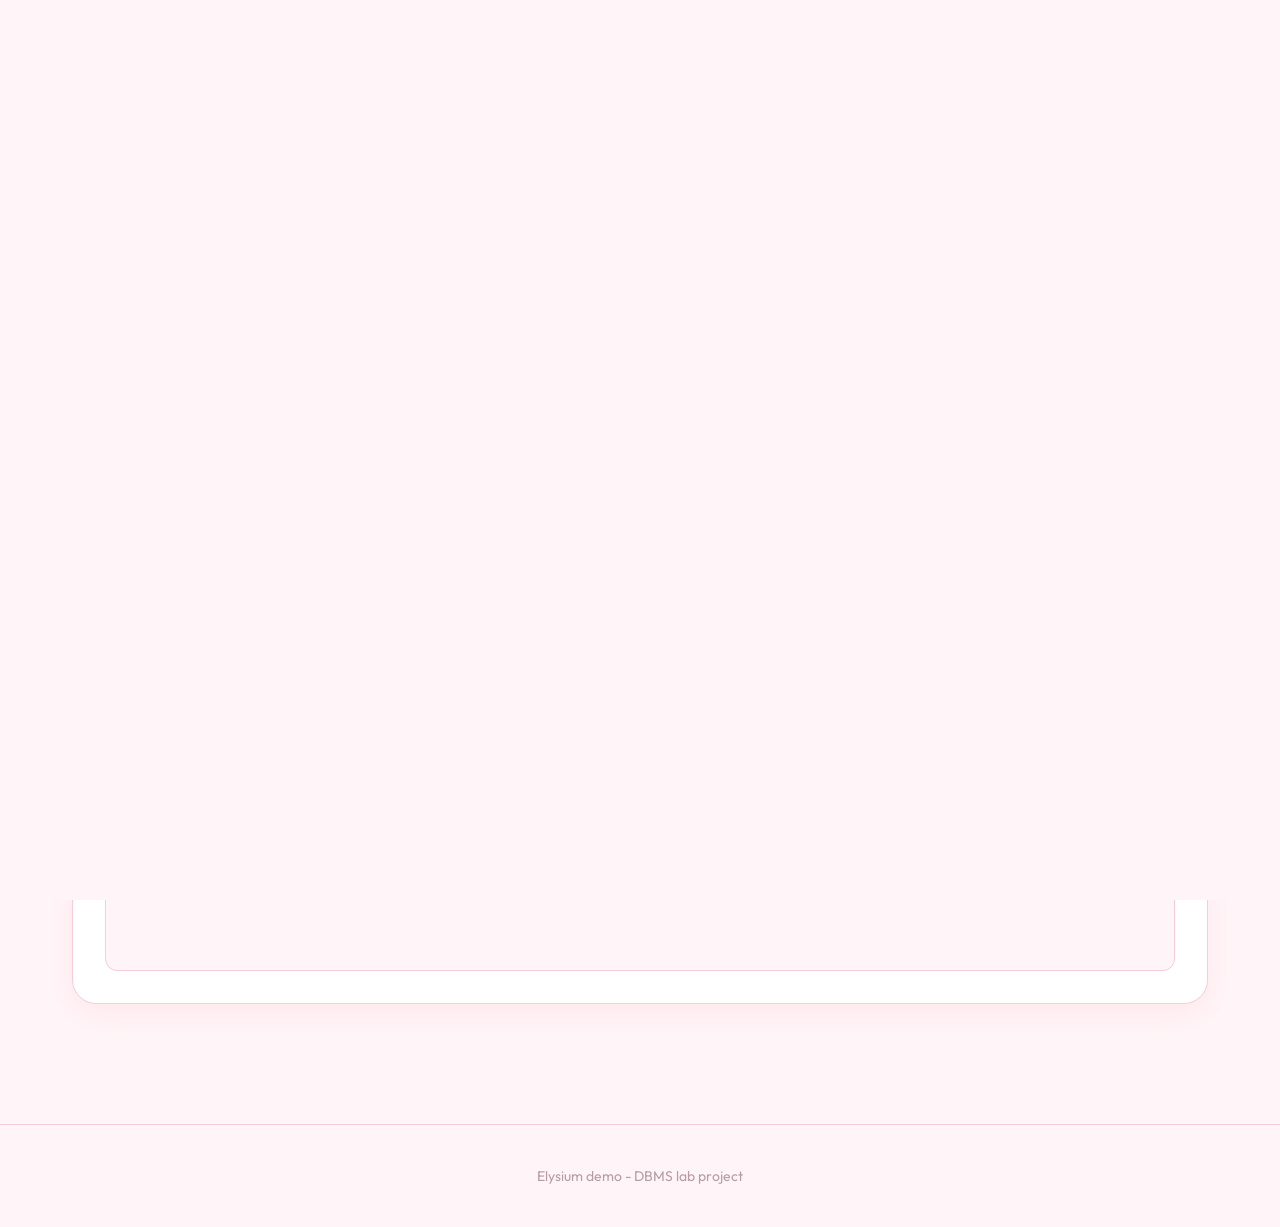
<file: frontend/admin.html>
<!doctype html>
<html lang="en">

<head>
  <meta charset="utf-8" />
  <meta name="viewport" content="width=device-width, initial-scale=1" />
  <title>Admin - Elysium</title>
  <link href="https://fonts.googleapis.com/css2?family=Outfit:wght@300;400;500;600;700&display=swap" rel="stylesheet" />
  <link rel="stylesheet" href="css/style.css" />
</head>

<body>
  <div id="preloader">
    <div class="loader-logo">ELYSIUM</div>
  </div>


  <header class="site-header">
    <div class="container">
      <a href="index.html" class="logo">
        <div class="logo-mark">E</div>
        <div>Elysium</div>
      </a>
      <nav class="site-nav">
        <a href="index.html">Discover</a>
        <a href="presets.html">Presets</a>
        <a href="queries.html">Queries</a>
        <a href="schema.html">Schema</a>
        <a href="admin.html">Admin</a>
        <button class="theme-toggle" id="theme-toggle" aria-label="Toggle theme">
          <svg id="theme-toggle-dark-icon" class="hidden" viewBox="0 0 20 20" xmlns="http://www.w3.org/2000/svg"
            fill="currentColor">
            <path d="M17.293 13.293A8 8 0 016.707 2.707a8.001 8.001 0 1010.586 10.586z"></path>
          </svg>
          <svg id="theme-toggle-light-icon" class="hidden" viewBox="0 0 20 20" xmlns="http://www.w3.org/2000/svg"
            fill="currentColor">
            <path
              d="M10 2a1 1 0 011 1v1a1 1 0 11-2 0V3a1 1 0 011-1zm4 8a4 4 0 11-8 0 4 4 0 018 0zm-.464 4.95l.707.707a1 1 0 001.414-1.414l-.707-.707a1 1 0 00-1.414 1.414zm2.12-10.607a1 1 0 010 1.414l-.706.707a1 1 0 11-1.414-1.414l.707-.707a1 1 0 011.414 0zM17 11a1 1 0 100-2h-1a1 1 0 100 2h1zm-7 4a1 1 0 011 1v1a1 1 0 11-2 0v-1a1 1 0 011-1zM5.05 6.464A1 1 0 106.465 5.05l-.708-.707a1 1 0 00-1.414 1.414l.707.707zm1.414 8.486l-.707.707a1 1 0 01-1.414-1.414l.707-.707a1 1 0 011.414 1.414zM4 11a1 1 0 100-2H3a1 1 0 000 2h1z"
              fill-rule="evenodd" clip-rule="evenodd"></path>
          </svg>
        </button>
      </nav>
    </div>
  </header>

  <main class="container">
    <section class="queries-hero">
      <h1>Admin <span class="accent">console.</span></h1>
      <p>
        Run <strong>any</strong> SQL statement against the live <code>elysium</code> database -
        including <code>INSERT</code>, <code>UPDATE</code>, <code>DELETE</code>, and DDL.
        Writes are committed immediately. Use with care.
      </p>
    </section>

    <div class="queries-wrap">
      <section class="editor-panel" style="grid-column: 1 / -1;">
        <label class="panel-label" for="sqlEditor">SQL</label>
        <textarea id="sqlEditor" class="sql-editor" spellcheck="false"
          placeholder="UPDATE Event SET seats_available = 200 WHERE event_id = 1;"></textarea>

        <div class="editor-actions">
          <button id="runBtn" class="btn btn-primary">Run query</button>
          <button id="clearBtn" class="btn btn-ghost">Clear</button>
          <span id="statusLine" class="status-line"></span>
        </div>

        <div id="errorBox" class="notice warn hidden" style="margin-top: 14px;"></div>

        <div class="results-wrap">
          <h2>Results</h2>
          <div id="resultsRoot" class="results-root">
            <div class="results-empty">Run a query to see results here.</div>
          </div>
        </div>
      </section>
    </div>
  </main>

  <footer class="site-footer">
    <div class="container">Elysium demo - DBMS lab project</div>
  </footer>

  <script src="js/utils.js"></script>
  <script src="js/admin.js"></script>
</body>

</html>
</file>
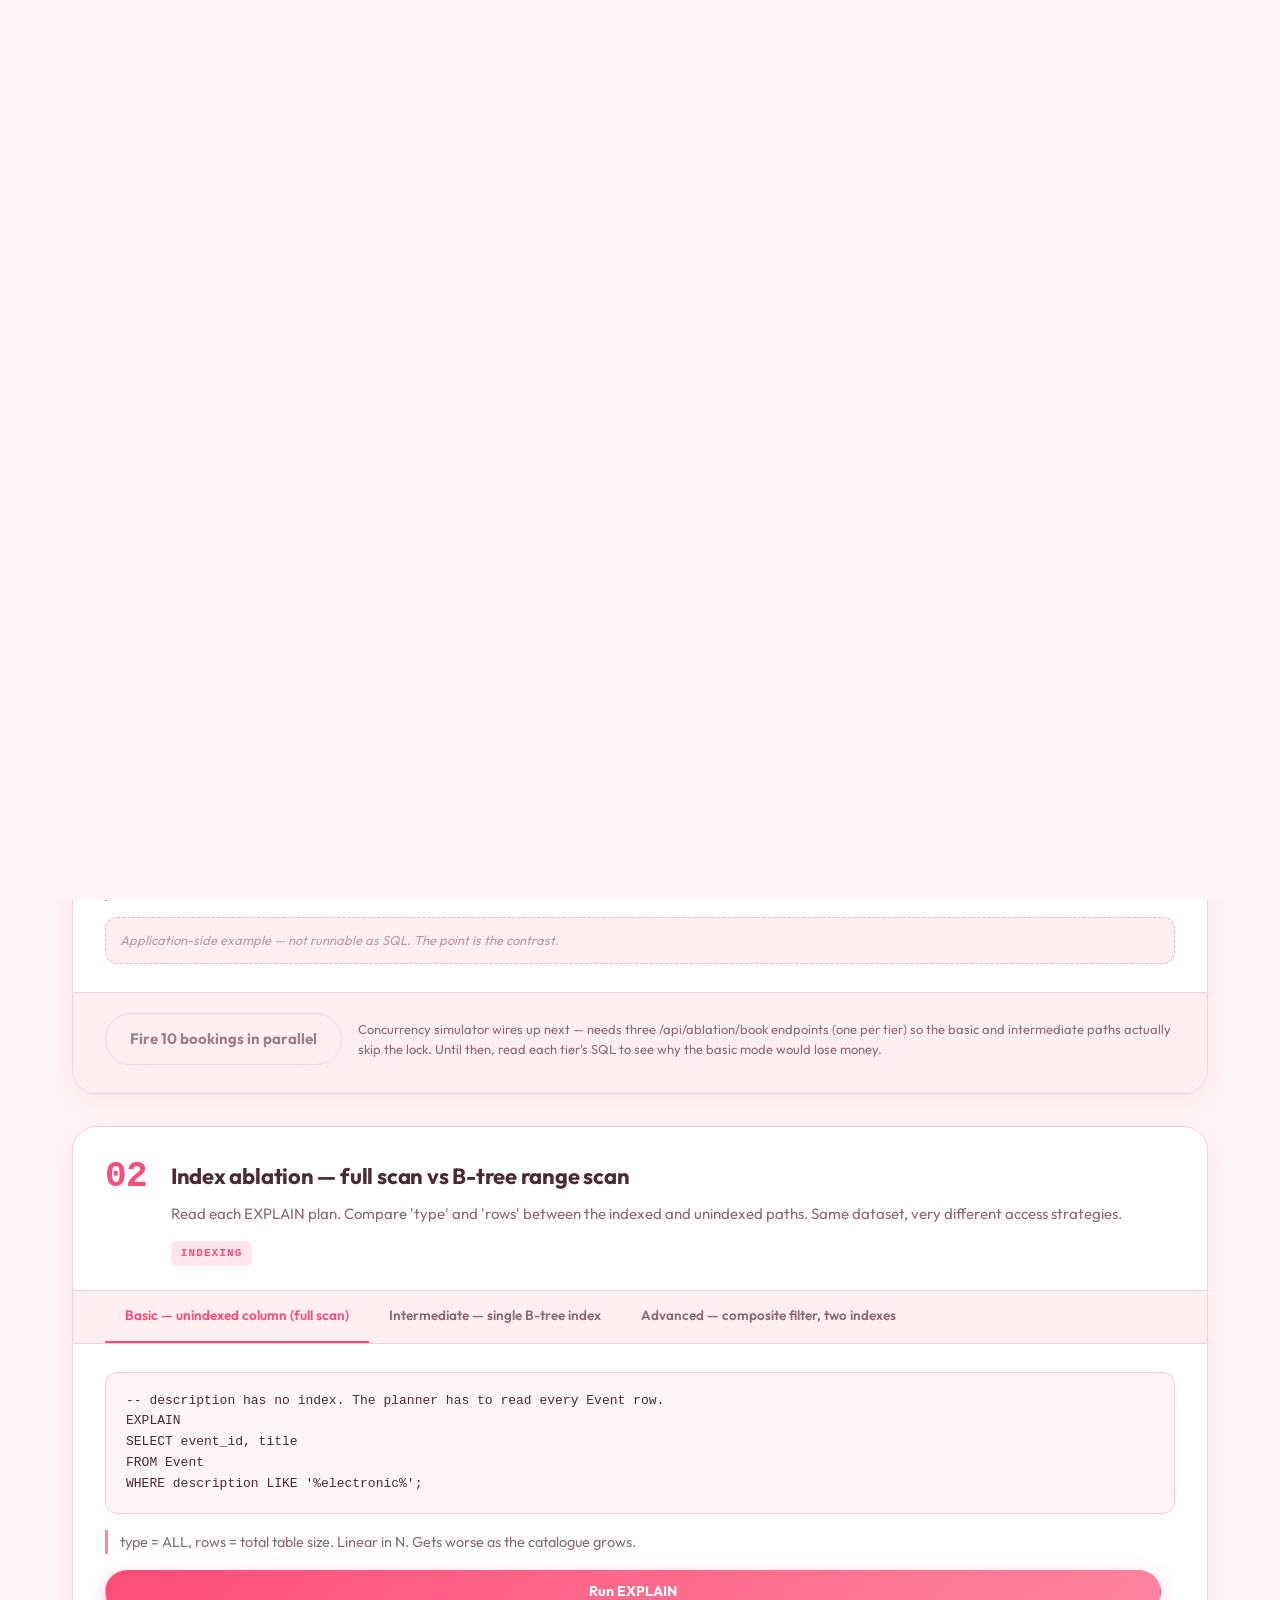
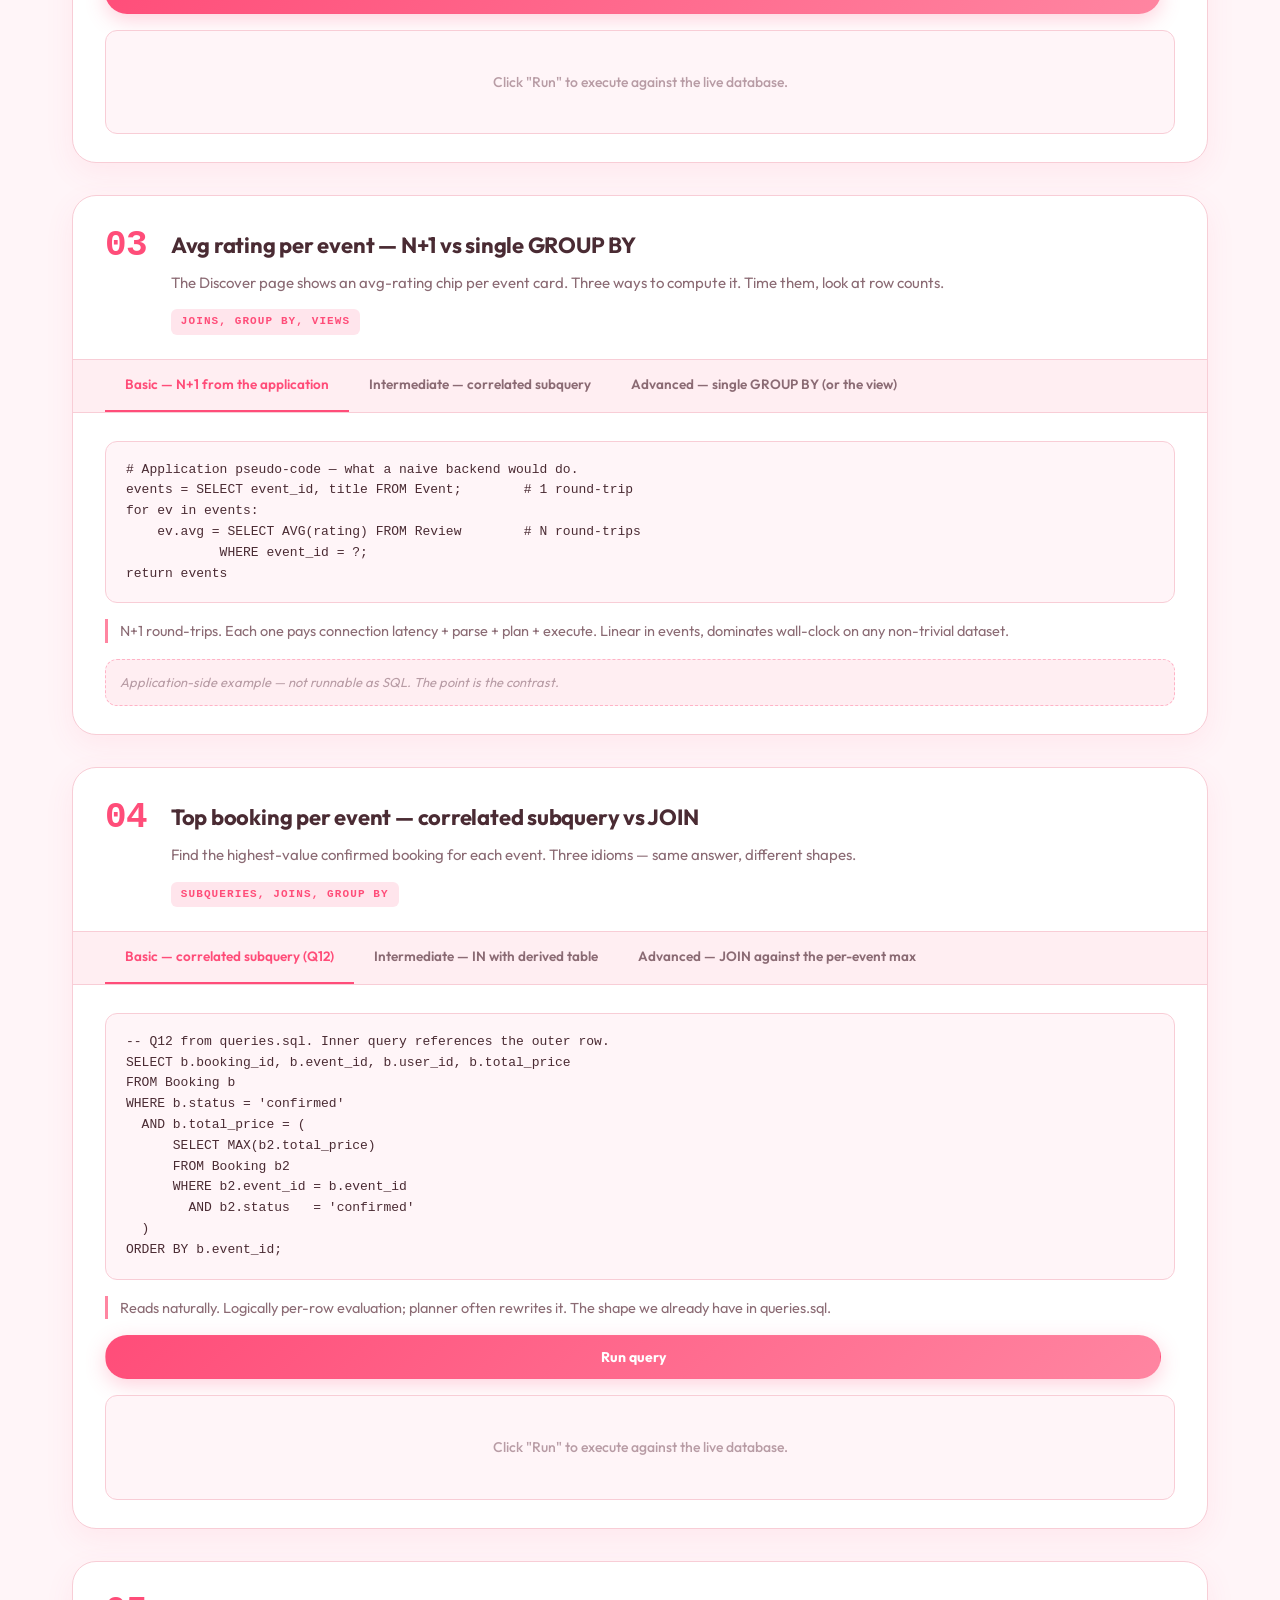
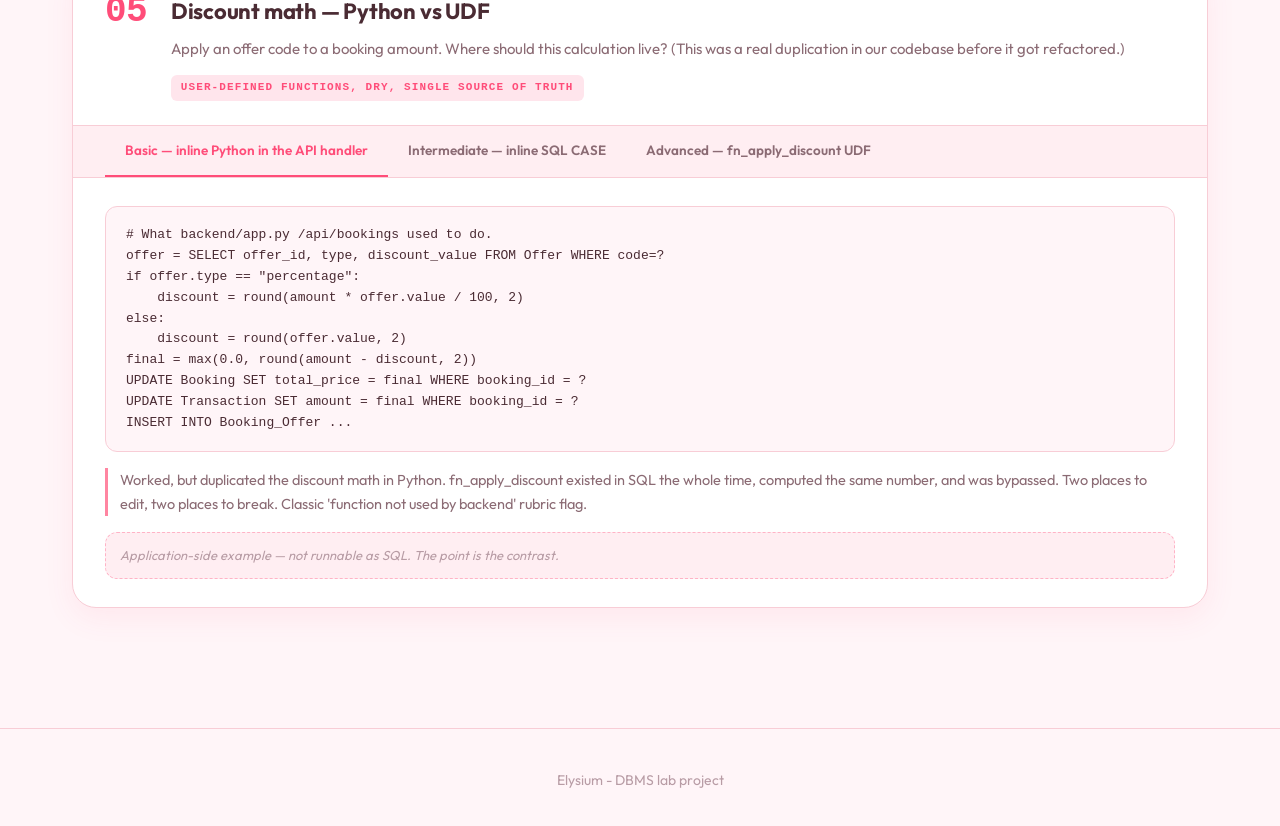
<file: frontend/queries.html>
<!doctype html>
<html lang="en">

<head>
  <meta charset="utf-8" />
  <meta name="viewport" content="width=device-width, initial-scale=1" />
  <title>Queries - Elysium</title>
  <link href="https://fonts.googleapis.com/css2?family=Outfit:wght@300;400;500;600;700&display=swap" rel="stylesheet" />
  <link rel="stylesheet" href="css/style.css" />
</head>

<body>
  <div id="preloader">
    <div class="loader-logo">ELYSIUM</div>
  </div>

  <header class="site-header">
    <div class="container">
      <a href="index.html" class="logo">
        <div class="logo-mark">E</div>
        <div>Elysium</div>
      </a>
      <nav class="site-nav">
        <a href="index.html">Discover</a>
        <a href="presets.html">Presets</a>
        <a href="queries.html">Queries</a>
        <a href="schema.html">Schema</a>
        <a href="admin.html">Admin</a>
        <button class="theme-toggle" id="theme-toggle" aria-label="Toggle theme">
          <svg id="theme-toggle-dark-icon" class="hidden" viewBox="0 0 20 20" xmlns="http://www.w3.org/2000/svg" fill="currentColor">
            <path d="M17.293 13.293A8 8 0 016.707 2.707a8.001 8.001 0 1010.586 10.586z"></path>
          </svg>
          <svg id="theme-toggle-light-icon" class="hidden" viewBox="0 0 20 20" xmlns="http://www.w3.org/2000/svg" fill="currentColor">
            <path d="M10 2a1 1 0 011 1v1a1 1 0 11-2 0V3a1 1 0 011-1zm4 8a4 4 0 11-8 0 4 4 0 018 0zm-.464 4.95l.707.707a1 1 0 001.414-1.414l-.707-.707a1 1 0 00-1.414 1.414zm2.12-10.607a1 1 0 010 1.414l-.706.707a1 1 0 11-1.414-1.414l.707-.707a1 1 0 011.414 0zM17 11a1 1 0 100-2h-1a1 1 0 100 2h1zm-7 4a1 1 0 011 1v1a1 1 0 11-2 0v-1a1 1 0 011-1zM5.05 6.464A1 1 0 106.465 5.05l-.708-.707a1 1 0 00-1.414 1.414l.707.707zm1.414 8.486l-.707.707a1 1 0 01-1.414-1.414l.707-.707a1 1 0 011.414 1.414zM4 11a1 1 0 100-2H3a1 1 0 000 2h1z" fill-rule="evenodd" clip-rule="evenodd"></path>
          </svg>
        </button>
      </nav>
    </div>
  </header>

  <main class="container">
    <section class="schema-hero">
      <h1>Same problem, <span class="accent">three ways.</span></h1>
      <p>
        Five A/B/C ablations &mdash; basic, intermediate, advanced &mdash; for the design choices we made.
        Each one runs live against the database. Click a tier, see the SQL, run it, read the timing
        and the EXPLAIN. The point is to <em>show</em> why our shape beats the obvious one, not assert it.
      </p>
    </section>

    <div id="ablationRoot" class="ablation-root">
      <div class="ablation-loading">Loading ablations...</div>
    </div>
  </main>

  <footer class="site-footer">
    <div class="container">Elysium - DBMS lab project</div>
  </footer>

  <script src="js/utils.js"></script>
  <script src="js/queries.js"></script>
</body>

</html>
</file>
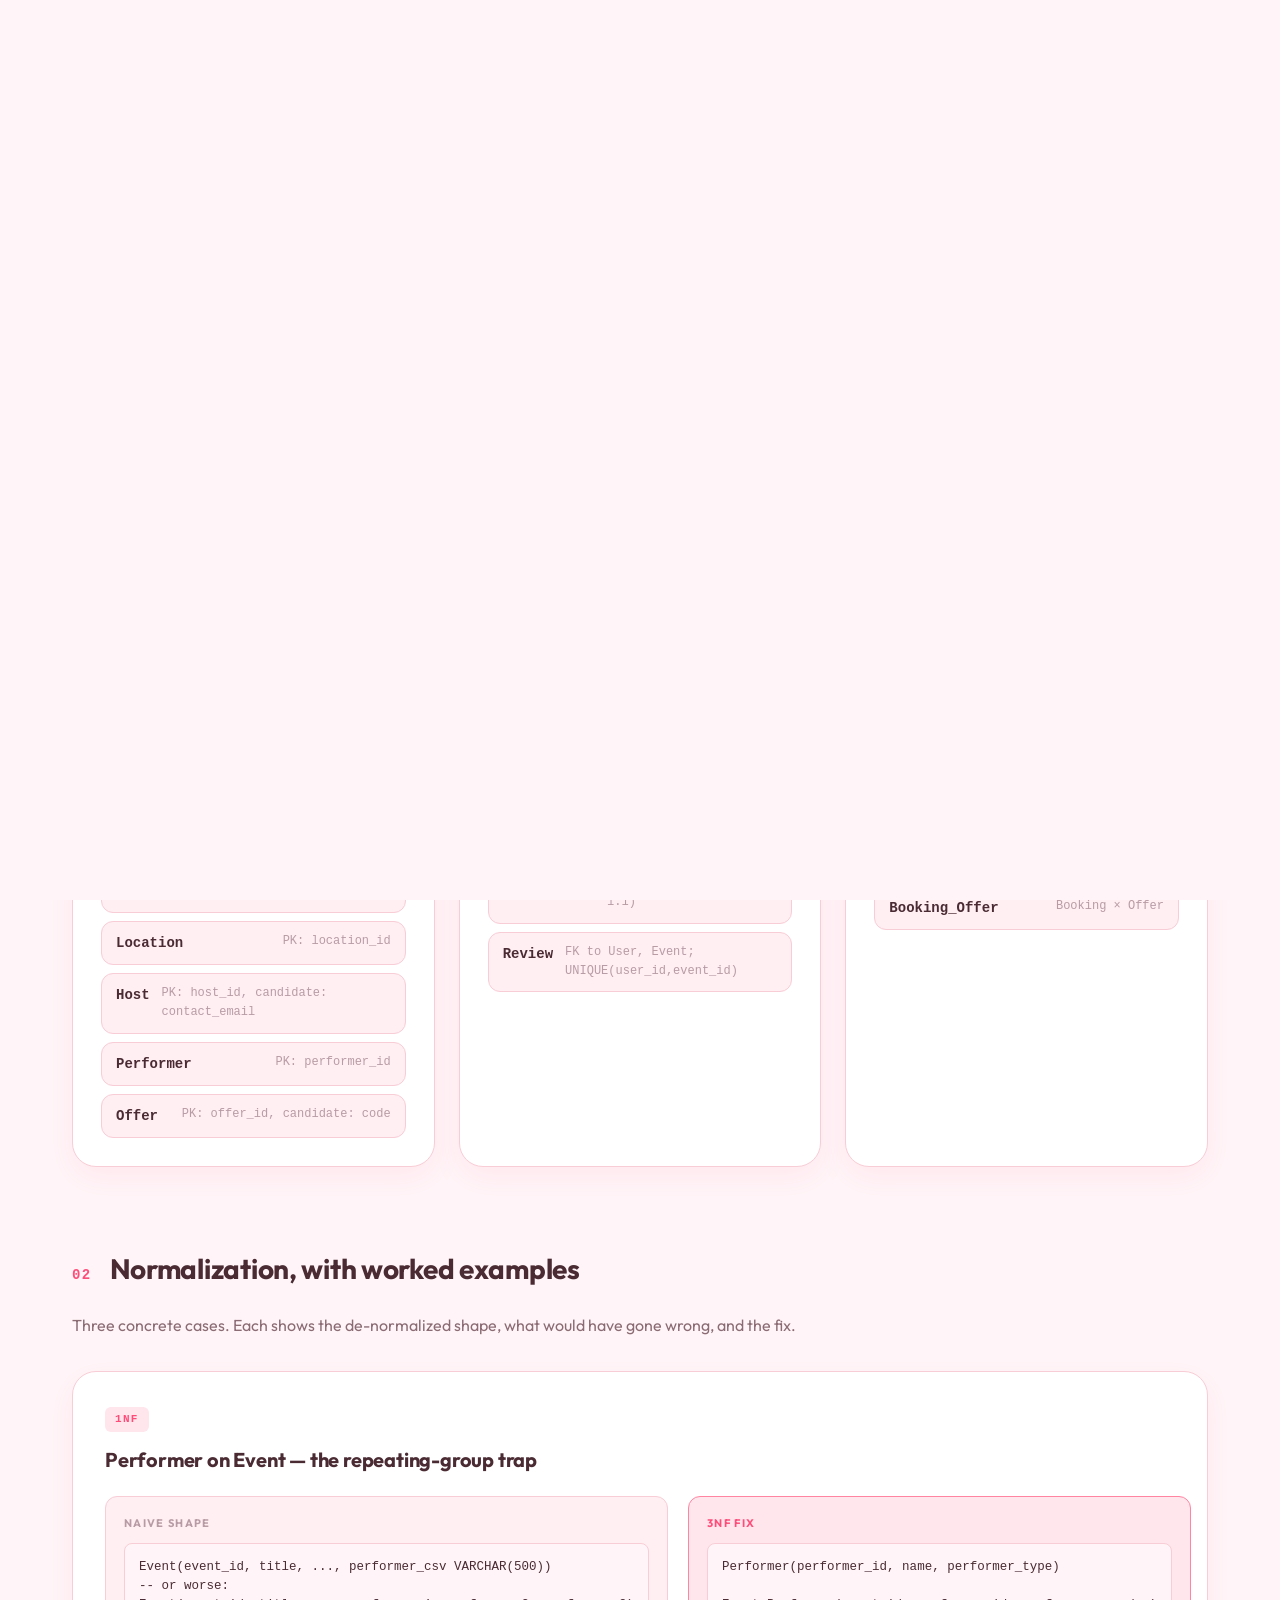
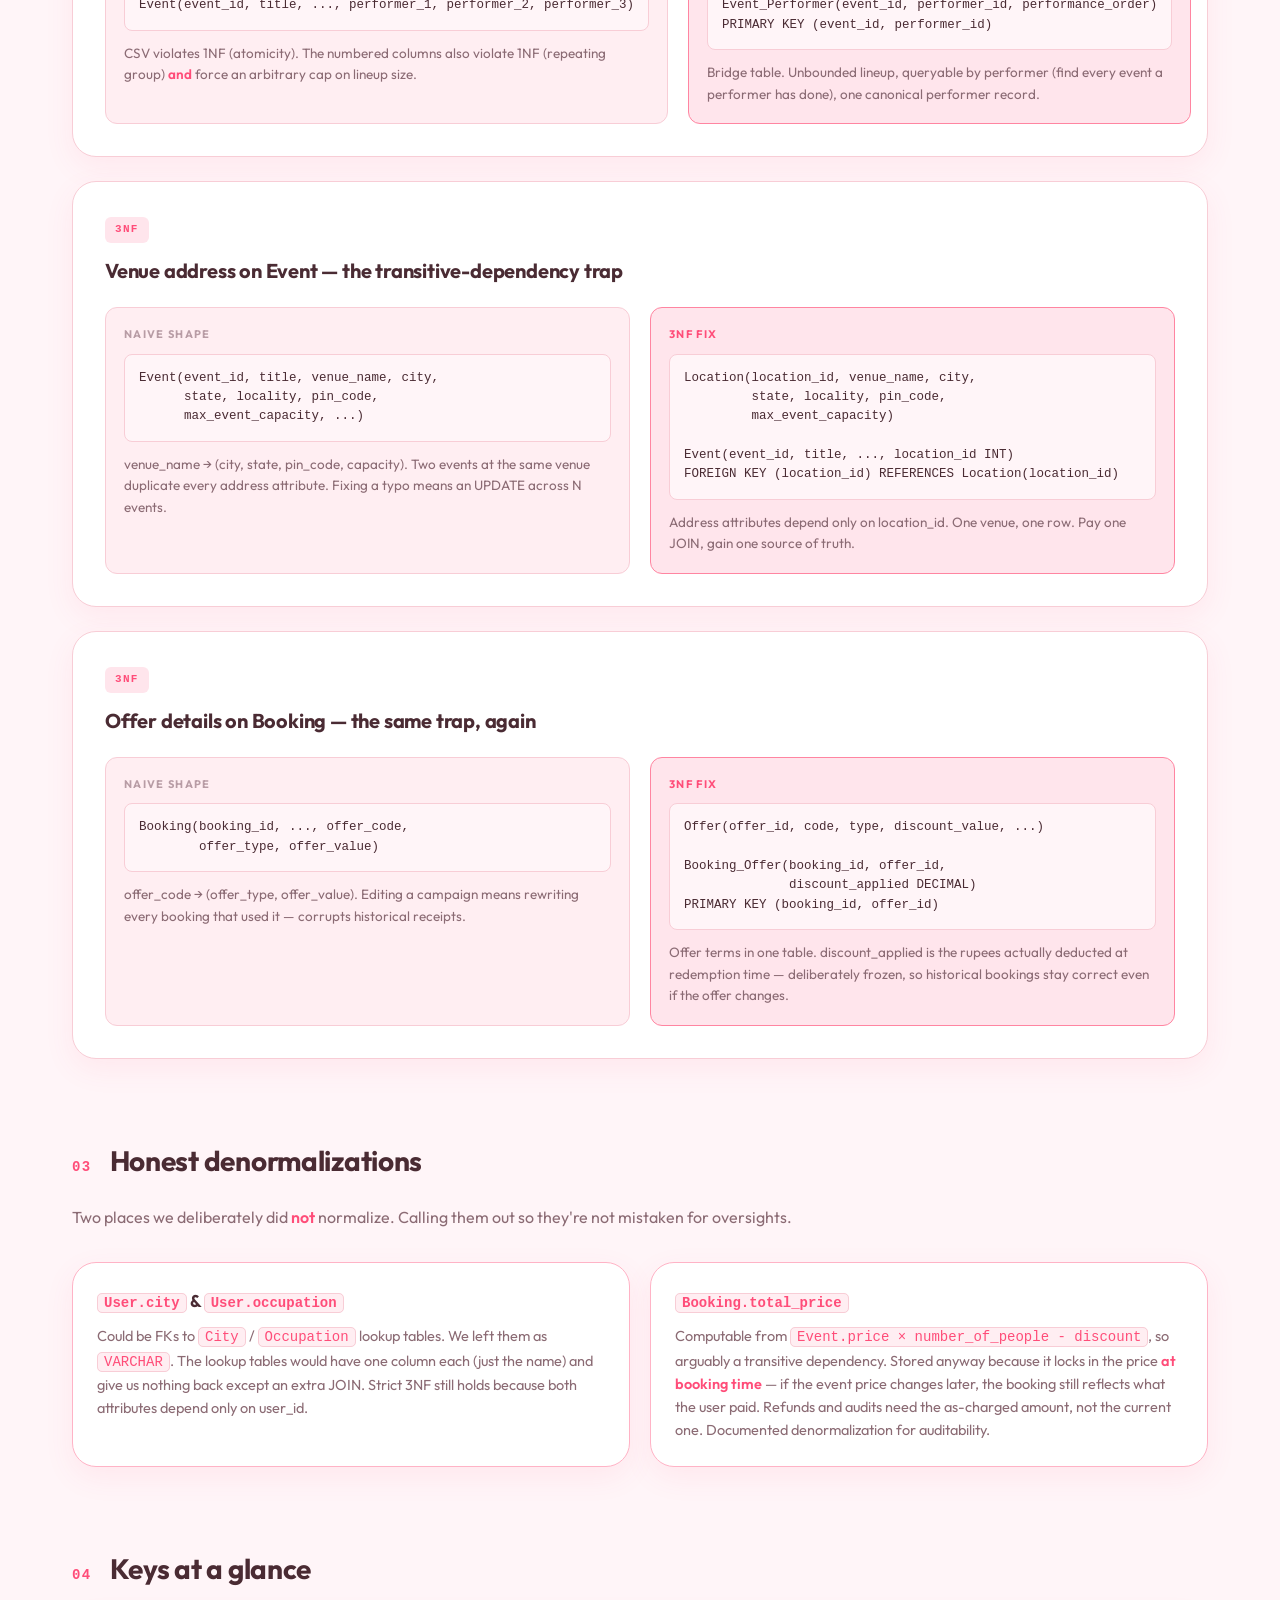
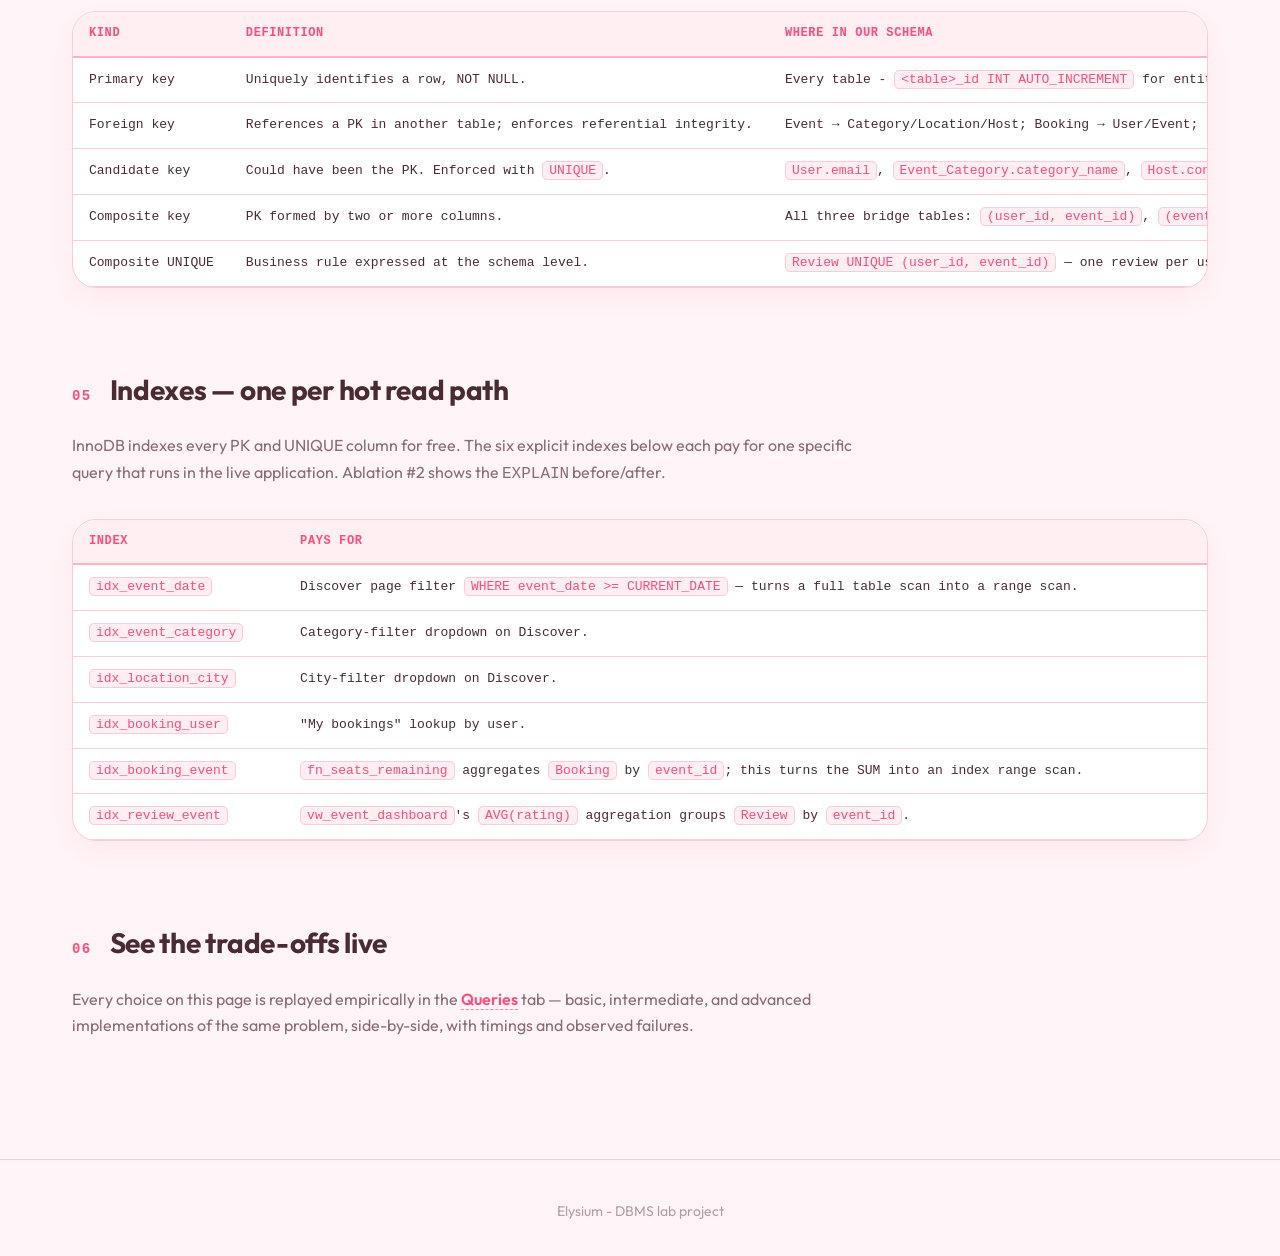
<file: frontend/schema.html>
<!doctype html>
<html lang="en">

<head>
  <meta charset="utf-8" />
  <meta name="viewport" content="width=device-width, initial-scale=1" />
  <title>Schema - Elysium</title>
  <link href="https://fonts.googleapis.com/css2?family=Outfit:wght@300;400;500;600;700&display=swap" rel="stylesheet" />
  <link rel="stylesheet" href="css/style.css" />
</head>

<body>
  <div id="preloader">
    <div class="loader-logo">ELYSIUM</div>
  </div>

  <header class="site-header">
    <div class="container">
      <a href="index.html" class="logo">
        <div class="logo-mark">E</div>
        <div>Elysium</div>
      </a>
      <nav class="site-nav">
        <a href="index.html">Discover</a>
        <a href="presets.html">Presets</a>
        <a href="queries.html">Queries</a>
        <a href="schema.html">Schema</a>
        <a href="admin.html">Admin</a>
        <button class="theme-toggle" id="theme-toggle" aria-label="Toggle theme">
          <svg id="theme-toggle-dark-icon" class="hidden" viewBox="0 0 20 20" xmlns="http://www.w3.org/2000/svg" fill="currentColor">
            <path d="M17.293 13.293A8 8 0 016.707 2.707a8.001 8.001 0 1010.586 10.586z"></path>
          </svg>
          <svg id="theme-toggle-light-icon" class="hidden" viewBox="0 0 20 20" xmlns="http://www.w3.org/2000/svg" fill="currentColor">
            <path d="M10 2a1 1 0 011 1v1a1 1 0 11-2 0V3a1 1 0 011-1zm4 8a4 4 0 11-8 0 4 4 0 018 0zm-.464 4.95l.707.707a1 1 0 001.414-1.414l-.707-.707a1 1 0 00-1.414 1.414zm2.12-10.607a1 1 0 010 1.414l-.706.707a1 1 0 11-1.414-1.414l.707-.707a1 1 0 011.414 0zM17 11a1 1 0 100-2h-1a1 1 0 100 2h1zm-7 4a1 1 0 011 1v1a1 1 0 11-2 0v-1a1 1 0 011-1zM5.05 6.464A1 1 0 106.465 5.05l-.708-.707a1 1 0 00-1.414 1.414l.707.707zm1.414 8.486l-.707.707a1 1 0 01-1.414-1.414l.707-.707a1 1 0 011.414 1.414zM4 11a1 1 0 100-2H3a1 1 0 000 2h1z" fill-rule="evenodd" clip-rule="evenodd"></path>
          </svg>
        </button>
      </nav>
    </div>
  </header>

  <main class="container">
    <section class="schema-hero">
      <h1>Schema, <span class="accent">decisions, trade-offs.</span></h1>
      <p>
        13 tables in 3NF. Every split, every constraint, every index here is justified by either
        a normalization rule or a measured query path - no decoration.
        Read this page as "<em>why this shape and not another</em>".
      </p>
    </section>

    <!-- ============================== overview =============================== -->
    <section class="schema-section">
      <div class="schema-section-title">
        <span class="section-num">01</span>
        <h2>Why 13 tables and not 4-5 fat ones</h2>
      </div>
      <p class="schema-lede">
        Each split below is justified by a specific normalization rule. Collapsing any of them would either violate
        1NF (repeating groups), 2NF (partial dependency on a composite key) or 3NF (transitive dependency through a
        non-key attribute). The price we pay is JOINs at read time; the price we'd otherwise pay is update anomalies
        and storage redundancy.
      </p>

      <div class="layer-grid">
        <div class="layer-card">
          <div class="layer-tag">Layer 1</div>
          <h3>Independent entities</h3>
          <p class="layer-desc">No outgoing FKs. The "things in the world" the system models.</p>
          <ul class="table-list">
            <li><span class="tbl-name">User</span><span class="tbl-meta">PK: user_id, candidate: email</span></li>
            <li><span class="tbl-name">Event_Category</span><span class="tbl-meta">PK: category_id, candidate: category_name</span></li>
            <li><span class="tbl-name">Location</span><span class="tbl-meta">PK: location_id</span></li>
            <li><span class="tbl-name">Host</span><span class="tbl-meta">PK: host_id, candidate: contact_email</span></li>
            <li><span class="tbl-name">Performer</span><span class="tbl-meta">PK: performer_id</span></li>
            <li><span class="tbl-name">Offer</span><span class="tbl-meta">PK: offer_id, candidate: code</span></li>
          </ul>
        </div>

        <div class="layer-card">
          <div class="layer-tag">Layer 2</div>
          <h3>Dependent entities</h3>
          <p class="layer-desc">Hold the business core. FKs into Layer 1.</p>
          <ul class="table-list">
            <li><span class="tbl-name">Event</span><span class="tbl-meta">FK to Category, Location, Host</span></li>
            <li><span class="tbl-name">Booking</span><span class="tbl-meta">FK to User, Event</span></li>
            <li><span class="tbl-name">Transaction</span><span class="tbl-meta">FK to Booking (UNIQUE = 1:1)</span></li>
            <li><span class="tbl-name">Review</span><span class="tbl-meta">FK to User, Event; UNIQUE(user_id,event_id)</span></li>
          </ul>
        </div>

        <div class="layer-card">
          <div class="layer-tag">Layer 3</div>
          <h3>Bridge tables (M:N)</h3>
          <p class="layer-desc">Composite PK on the two FK columns. 2NF/3NF by construction.</p>
          <ul class="table-list">
            <li><span class="tbl-name">Saved_Item</span><span class="tbl-meta">User &times; Event</span></li>
            <li><span class="tbl-name">Event_Performer</span><span class="tbl-meta">Event &times; Performer</span></li>
            <li><span class="tbl-name">Booking_Offer</span><span class="tbl-meta">Booking &times; Offer</span></li>
          </ul>
        </div>
      </div>
    </section>

    <!-- ============================== normalization ========================== -->
    <section class="schema-section">
      <div class="schema-section-title">
        <span class="section-num">02</span>
        <h2>Normalization, with worked examples</h2>
      </div>
      <p class="schema-lede">
        Three concrete cases. Each shows the de-normalized shape, what would have gone wrong, and the fix.
      </p>

      <div class="norm-example">
        <div class="norm-tag">1NF</div>
        <h3>Performer on Event &mdash; the repeating-group trap</h3>
        <div class="norm-grid">
          <div class="norm-bad">
            <div class="norm-label">Naive shape</div>
            <pre>Event(event_id, title, ..., performer_csv VARCHAR(500))
-- or worse:
Event(event_id, title, ..., performer_1, performer_2, performer_3)</pre>
            <p class="norm-cost">CSV violates 1NF (atomicity). The numbered columns also violate 1NF (repeating group) <em>and</em> force an arbitrary cap on lineup size.</p>
          </div>
          <div class="norm-good">
            <div class="norm-label">3NF fix</div>
            <pre>Performer(performer_id, name, performer_type)

Event_Performer(event_id, performer_id, performance_order)
PRIMARY KEY (event_id, performer_id)</pre>
            <p class="norm-cost">Bridge table. Unbounded lineup, queryable by performer (find every event a performer has done), one canonical performer record.</p>
          </div>
        </div>
      </div>

      <div class="norm-example">
        <div class="norm-tag">3NF</div>
        <h3>Venue address on Event &mdash; the transitive-dependency trap</h3>
        <div class="norm-grid">
          <div class="norm-bad">
            <div class="norm-label">Naive shape</div>
            <pre>Event(event_id, title, venue_name, city,
      state, locality, pin_code,
      max_event_capacity, ...)</pre>
            <p class="norm-cost">venue_name &rarr; (city, state, pin_code, capacity). Two events at the same venue duplicate every address attribute. Fixing a typo means an UPDATE across N events.</p>
          </div>
          <div class="norm-good">
            <div class="norm-label">3NF fix</div>
            <pre>Location(location_id, venue_name, city,
         state, locality, pin_code,
         max_event_capacity)

Event(event_id, title, ..., location_id INT)
FOREIGN KEY (location_id) REFERENCES Location(location_id)</pre>
            <p class="norm-cost">Address attributes depend only on location_id. One venue, one row. Pay one JOIN, gain one source of truth.</p>
          </div>
        </div>
      </div>

      <div class="norm-example">
        <div class="norm-tag">3NF</div>
        <h3>Offer details on Booking &mdash; the same trap, again</h3>
        <div class="norm-grid">
          <div class="norm-bad">
            <div class="norm-label">Naive shape</div>
            <pre>Booking(booking_id, ..., offer_code,
        offer_type, offer_value)</pre>
            <p class="norm-cost">offer_code &rarr; (offer_type, offer_value). Editing a campaign means rewriting every booking that used it &mdash; corrupts historical receipts.</p>
          </div>
          <div class="norm-good">
            <div class="norm-label">3NF fix</div>
            <pre>Offer(offer_id, code, type, discount_value, ...)

Booking_Offer(booking_id, offer_id,
              discount_applied DECIMAL)
PRIMARY KEY (booking_id, offer_id)</pre>
            <p class="norm-cost">Offer terms in one table. discount_applied is the rupees actually deducted at redemption time &mdash; deliberately frozen, so historical bookings stay correct even if the offer changes.</p>
          </div>
        </div>
      </div>
    </section>

    <!-- ============================== honest denormalizations ================= -->
    <section class="schema-section">
      <div class="schema-section-title">
        <span class="section-num">03</span>
        <h2>Honest denormalizations</h2>
      </div>
      <p class="schema-lede">
        Two places we deliberately did <em>not</em> normalize. Calling them out so they're not mistaken for oversights.
      </p>

      <div class="denorm-list">
        <div class="denorm-card">
          <h3><code>User.city</code> &amp; <code>User.occupation</code></h3>
          <p>Could be FKs to <code>City</code> / <code>Occupation</code> lookup tables. We left them as <code>VARCHAR</code>. The lookup tables would have one column each (just the name) and give us nothing back except an extra JOIN. Strict 3NF still holds because both attributes depend only on user_id.</p>
        </div>
        <div class="denorm-card">
          <h3><code>Booking.total_price</code></h3>
          <p>Computable from <code>Event.price &times; number_of_people - discount</code>, so arguably a transitive dependency. Stored anyway because it locks in the price <em>at booking time</em> &mdash; if the event price changes later, the booking still reflects what the user paid. Refunds and audits need the as-charged amount, not the current one. Documented denormalization for auditability.</p>
        </div>
      </div>
    </section>

    <!-- ============================== keys =================================== -->
    <section class="schema-section">
      <div class="schema-section-title">
        <span class="section-num">04</span>
        <h2>Keys at a glance</h2>
      </div>

      <div class="keys-table">
        <table class="results-table">
          <thead>
            <tr><th>Kind</th><th>Definition</th><th>Where in our schema</th></tr>
          </thead>
          <tbody>
            <tr>
              <td>Primary key</td>
              <td>Uniquely identifies a row, NOT NULL.</td>
              <td>Every table - <code>&lt;table&gt;_id INT AUTO_INCREMENT</code> for entities, composite (FK1, FK2) for bridges.</td>
            </tr>
            <tr>
              <td>Foreign key</td>
              <td>References a PK in another table; enforces referential integrity.</td>
              <td>Event &rarr; Category/Location/Host; Booking &rarr; User/Event; Review &rarr; User/Event; all bridges.</td>
            </tr>
            <tr>
              <td>Candidate key</td>
              <td>Could have been the PK. Enforced with <code>UNIQUE</code>.</td>
              <td><code>User.email</code>, <code>Event_Category.category_name</code>, <code>Host.contact_email</code>, <code>Offer.code</code>.</td>
            </tr>
            <tr>
              <td>Composite key</td>
              <td>PK formed by two or more columns.</td>
              <td>All three bridge tables: <code>(user_id, event_id)</code>, <code>(event_id, performer_id)</code>, <code>(booking_id, offer_id)</code>.</td>
            </tr>
            <tr>
              <td>Composite UNIQUE</td>
              <td>Business rule expressed at the schema level.</td>
              <td><code>Review UNIQUE (user_id, event_id)</code> &mdash; one review per user per event.</td>
            </tr>
          </tbody>
        </table>
      </div>
    </section>

    <!-- ============================== indexes ================================ -->
    <section class="schema-section">
      <div class="schema-section-title">
        <span class="section-num">05</span>
        <h2>Indexes &mdash; one per hot read path</h2>
      </div>
      <p class="schema-lede">
        InnoDB indexes every PK and UNIQUE column for free. The six explicit indexes below each pay for one specific
        query that runs in the live application. Ablation #2 shows the <code>EXPLAIN</code> before/after.
      </p>

      <div class="keys-table">
        <table class="results-table">
          <thead>
            <tr><th>Index</th><th>Pays for</th></tr>
          </thead>
          <tbody>
            <tr><td><code>idx_event_date</code></td><td>Discover page filter <code>WHERE event_date &gt;= CURRENT_DATE</code> &mdash; turns a full table scan into a range scan.</td></tr>
            <tr><td><code>idx_event_category</code></td><td>Category-filter dropdown on Discover.</td></tr>
            <tr><td><code>idx_location_city</code></td><td>City-filter dropdown on Discover.</td></tr>
            <tr><td><code>idx_booking_user</code></td><td>"My bookings" lookup by user.</td></tr>
            <tr><td><code>idx_booking_event</code></td><td><code>fn_seats_remaining</code> aggregates <code>Booking</code> by <code>event_id</code>; this turns the SUM into an index range scan.</td></tr>
            <tr><td><code>idx_review_event</code></td><td><code>vw_event_dashboard</code>'s <code>AVG(rating)</code> aggregation groups <code>Review</code> by <code>event_id</code>.</td></tr>
          </tbody>
        </table>
      </div>
    </section>

    <!-- ============================== pointer to ablations =================== -->
    <section class="schema-section">
      <div class="schema-section-title">
        <span class="section-num">06</span>
        <h2>See the trade-offs live</h2>
      </div>
      <p class="schema-lede">
        Every choice on this page is replayed empirically in the
        <a href="queries.html" class="schema-link">Queries</a> tab &mdash; basic, intermediate, and advanced
        implementations of the same problem, side-by-side, with timings and observed failures.
      </p>
    </section>

  </main>

  <footer class="site-footer">
    <div class="container">Elysium - DBMS lab project</div>
  </footer>

  <script src="js/utils.js"></script>
</body>

</html>
</file>
<file: frontend/css/style.css>
:root {
  /* Pastel Light Theme variables */
  --bg: #fff5f8;
  /* Very soft pastel pink */
  --bg-elev: #ffffff;
  /* White for cards */
  --bg-elev-2: #ffeef2;
  --bg-elev-hover: #ffecf0;
  --border: #f8cdd6;
  --border-strong: #ffb3c6;
  --text: #4a2b33;
  /* Dark muted pink/brown */
  --text-muted: #8b6b74;
  --text-dim: #b89ca5;
  --red: #ff4d79;
  /* Tasteful vibrant pink */
  --red-soft: #ff85a1;
  --red-ink: #ffe5ec;
  --radius: 24px;
  --radius-sm: 12px;
  --shadow: 0 10px 30px rgba(255, 77, 121, 0.08);
  --shadow-hover: 0 20px 40px rgba(255, 77, 121, 0.15);
  --glass-bg: rgba(255, 255, 255, 0.7);
}

[data-theme="dark"] {
  --bg: #140d10;
  --bg-elev: #1d1216;
  --bg-elev-2: #2b1c22;
  --bg-elev-hover: #2e1c23;
  --border: #3b252d;
  --border-strong: #4d313a;
  --text: #ffeef2;
  --text-muted: #b89ca5;
  --text-dim: #7a636a;
  --red: #ff4d79;
  --red-soft: #ff85a1;
  --red-ink: #3b1723;
  --shadow: 0 10px 30px rgba(0, 0, 0, 0.4);
  --shadow-hover: 0 20px 40px rgba(255, 77, 121, 0.2);
  --glass-bg: rgba(20, 13, 16, 0.75);
}

* {
  box-sizing: border-box;
  margin: 0;
  padding: 0;
}

html,
body {
  background: var(--bg);
  color: var(--text);
  font-family: 'Outfit', -apple-system, BlinkMacSystemFont, "Segoe UI", Roboto, sans-serif;
  font-size: 16px;
  line-height: 1.6;
  min-height: 100vh;
  -webkit-font-smoothing: antialiased;
  transition: background-color 0.4s cubic-bezier(0.4, 0, 0.2, 1), color 0.4s cubic-bezier(0.4, 0, 0.2, 1);
}

a {
  color: inherit;
  text-decoration: none;
  transition: color 0.3s;
}

button {
  font: inherit;
  color: inherit;
  cursor: pointer;
  border: none;
  background: none;
}

input,
select,
textarea {
  font: inherit;
  color: inherit;
}

/* ---------- layout ---------- */
.container {
  max-width: 1200px;
  margin: 0 auto;
  padding: 0 32px;
}

.site-header {
  border-bottom: 1px solid var(--border);
  background: var(--glass-bg);
  backdrop-filter: blur(20px);
  -webkit-backdrop-filter: blur(20px);
  position: sticky;
  top: 0;
  z-index: 100;
  transition: all 0.4s ease;
}

.site-header .container {
  display: flex;
  align-items: center;
  justify-content: space-between;
  height: 80px;
}

.logo {
  display: flex;
  align-items: center;
  gap: 12px;
  font-weight: 700;
  font-size: 22px;
  letter-spacing: -0.01em;
  transition: transform 0.3s;
}

.logo:hover {
  transform: scale(1.02);
}

.logo-mark {
  width: 36px;
  height: 36px;
  border-radius: 10px;
  background: linear-gradient(135deg, var(--red), var(--red-soft));
  display: grid;
  place-items: center;
  color: white;
  font-weight: 800;
  font-size: 18px;
  box-shadow: 0 4px 14px rgba(255, 77, 121, 0.3);
}

.logo-sub {
  color: var(--text-muted);
  font-weight: 500;
  font-size: 16px;
}

.site-nav {
  display: flex;
  gap: 32px;
  font-size: 15px;
  font-weight: 500;
  color: var(--text-muted);
  align-items: center;
}

.site-nav a:hover {
  color: var(--red);
  transform: translateY(-1px);
}

.site-nav a {
  transition: all 0.2s cubic-bezier(0.4, 0, 0.2, 1);
}

/* Theme Toggle */
.theme-toggle {
  width: 36px;
  height: 36px;
  display: flex;
  align-items: center;
  justify-content: center;
  border-radius: 50%;
  background: var(--bg-elev-2);
  color: var(--red);
  transition: all 0.3s cubic-bezier(0.4, 0, 0.2, 1);
}

.theme-toggle:hover {
  background: var(--red);
  color: white;
  transform: rotate(15deg) scale(1.1);
  box-shadow: 0 4px 12px rgba(255, 77, 121, 0.2);
}

.theme-toggle svg {
  width: 18px;
  height: 18px;
}

.hidden {
  display: none !important;
}

.site-footer {
  border-top: 1px solid var(--border);
  margin-top: 120px;
  padding: 40px 0;
  color: var(--text-dim);
  font-size: 14px;
  text-align: center;
}

/* ---------- hero ---------- */
.hero {
  padding: 100px 0 80px;
  text-align: center;
  border-bottom: 1px solid var(--border);
  display: flex;
  flex-direction: column;
  align-items: center;
  animation: fadeUp 0.8s cubic-bezier(0.16, 1, 0.3, 1) forwards;
}

@keyframes fadeUp {
  from {
    opacity: 0;
    transform: translateY(20px);
  }

  to {
    opacity: 1;
    transform: translateY(0);
  }
}

.hero h1 {
  font-size: clamp(42px, 5vw, 64px);
  font-weight: 800;
  letter-spacing: -0.02em;
  margin-bottom: 20px;
  line-height: 1.1;
}

.hero h1 .accent {
  background: linear-gradient(135deg, var(--red), var(--red-soft));
  -webkit-background-clip: text;
  background-clip: text;
  -webkit-text-fill-color: transparent;
  display: inline-block;
}

.hero p {
  color: var(--text-muted);
  font-size: 18px;
  font-weight: 400;
  max-width: 640px;
  margin: 0 auto;
}

/* ---------- filters ---------- */
.filters {
  display: flex;
  flex-wrap: wrap;
  gap: 16px;
  margin-top: 48px;
  justify-content: center;
  max-width: 860px;
  width: 100%;
}

.filters input,
.filters select {
  background: var(--bg-elev);
  border: 1px solid var(--border);
  border-radius: 100px;
  /* Pillow corners */
  padding: 14px 24px;
  color: var(--text);
  min-width: 200px;
  transition: all 0.3s cubic-bezier(0.4, 0, 0.2, 1);
  box-shadow: 0 4px 12px rgba(0, 0, 0, 0.02);
  font-weight: 500;
}

.filters input:hover,
.filters select:hover {
  border-color: var(--border-strong);
  box-shadow: 0 6px 16px rgba(0, 0, 0, 0.04);
}

.filters input:focus,
.filters select:focus {
  outline: none;
  border-color: var(--red);
  box-shadow: 0 0 0 3px var(--red-ink);
}

.filters input::placeholder {
  color: var(--text-dim);
}

.filters .search-box {
  flex: 1;
  min-width: 280px;
}

/* ---------- event grid ---------- */
.section-title {
  font-size: 24px;
  font-weight: 700;
  margin: 60px 0 30px;
  letter-spacing: -0.01em;
  text-align: center;
}

.section-title .count {
  color: var(--text-dim);
  font-weight: 500;
  font-size: 16px;
  margin-left: 12px;
  background: var(--bg-elev-2);
  padding: 4px 12px;
  border-radius: 100px;
}

.event-grid {
  display: grid;
  grid-template-columns: repeat(auto-fill, minmax(300px, 1fr));
  gap: 32px;
}

.event-card {
  background: var(--bg-elev);
  border: 1px solid var(--border);
  border-radius: var(--radius);
  overflow: hidden;
  transition: all 0.4s cubic-bezier(0.16, 1, 0.3, 1);
  display: flex;
  flex-direction: column;
  cursor: pointer;
  box-shadow: var(--shadow);
}

.event-card:hover {
  border-color: var(--red-soft);
  transform: translateY(-8px) scale(1.01);
  box-shadow: var(--shadow-hover);
}

.event-card .cover {
  height: 180px;
  background: linear-gradient(135deg, var(--bg-elev-2) 0%, var(--bg) 100%);
  position: relative;
  border-bottom: 1px solid var(--border);
  display: grid;
  place-items: center;
  color: var(--text-dim);
  font-size: 14px;
  font-weight: 600;
  letter-spacing: 0.1em;
  text-transform: uppercase;
  transition: background 0.4s;
}

.event-card:hover .cover {
  background: linear-gradient(135deg, var(--red-ink) 0%, var(--bg-elev-2) 100%);
  color: var(--red);
}

.event-card .cover::before {
  content: "";
  position: absolute;
  inset: 0;
  background: radial-gradient(circle at 50% 50%, rgba(255, 77, 121, 0.1), transparent 70%);
}

.event-card .cover .cat-badge {
  position: absolute;
  top: 16px;
  left: 16px;
  background: var(--glass-bg);
  backdrop-filter: blur(8px);
  color: var(--text);
  padding: 6px 14px;
  border-radius: 100px;
  font-size: 12px;
  font-weight: 600;
  border: 1px solid var(--border);
  text-transform: none;
  box-shadow: 0 4px 10px rgba(0, 0, 0, 0.05);
}

.event-card .cover .age-badge {
  position: absolute;
  top: 16px;
  right: 16px;
  background: var(--red);
  color: white;
  padding: 4px 10px;
  border-radius: 100px;
  font-size: 11px;
  font-weight: 700;
  box-shadow: 0 4px 10px rgba(255, 77, 121, 0.3);
}

.event-card .body {
  padding: 24px;
  flex: 1;
  display: flex;
  flex-direction: column;
  gap: 12px;
}

.event-card h3 {
  font-size: 20px;
  font-weight: 700;
  letter-spacing: -0.01em;
  line-height: 1.3;
}

.event-card .meta {
  color: var(--text-muted);
  font-size: 14px;
  display: flex;
  flex-wrap: wrap;
  gap: 8px 12px;
}

.event-card .meta span {
  display: inline-flex;
  align-items: center;
  gap: 6px;
}

.event-card .meta .dot {
  color: var(--border-strong);
}

.event-card .foot {
  margin-top: auto;
  padding-top: 20px;
  display: flex;
  justify-content: space-between;
  align-items: center;
  border-top: 1px solid var(--border);
}

.event-card .price {
  color: var(--text);
  font-weight: 800;
  font-size: 18px;
}

.event-card .price .from {
  color: var(--text-dim);
  font-weight: 500;
  font-size: 12px;
  text-transform: uppercase;
}

.event-card .seats {
  font-size: 13px;
  font-weight: 500;
  color: var(--text-muted);
  background: var(--bg-elev-2);
  padding: 4px 10px;
  border-radius: 6px;
}

.event-card .seats.low {
  color: var(--red);
  background: var(--red-ink);
}

.empty-state {
  padding: 100px 20px;
  text-align: center;
  color: var(--text-muted);
  background: var(--bg-elev-2);
  border: 1px dashed var(--border-strong);
  border-radius: var(--radius);
  font-weight: 500;
  margin-top: 40px;
}

/* ---------- event detail page ---------- */
.event-detail {
  display: grid;
  grid-template-columns: 1.8fr 1fr;
  gap: 48px;
  margin-top: 60px;
}

@media (max-width: 900px) {
  .event-detail {
    grid-template-columns: 1fr;
  }
}

.detail-main h1 {
  font-size: clamp(32px, 4vw, 48px);
  font-weight: 800;
  letter-spacing: -0.02em;
  margin-bottom: 20px;
  line-height: 1.2;
}

.detail-main .chips {
  display: flex;
  gap: 10px;
  flex-wrap: wrap;
  margin-bottom: 32px;
}

.chip {
  display: inline-flex;
  align-items: center;
  gap: 8px;
  background: var(--bg-elev);
  border: 1px solid var(--border-strong);
  padding: 6px 16px;
  border-radius: 100px;
  font-size: 13px;
  font-weight: 600;
  color: var(--text-muted);
}

.chip.red {
  background: var(--red-ink);
  border-color: var(--red-soft);
  color: var(--red);
}

.detail-main .about {
  background: var(--bg-elev);
  border: 1px solid var(--border);
  border-radius: var(--radius);
  padding: 32px;
  margin-bottom: 32px;
  box-shadow: var(--shadow);
}

.detail-main .about h2 {
  font-size: 16px;
  font-weight: 700;
  text-transform: uppercase;
  letter-spacing: 0.1em;
  color: var(--red);
  margin-bottom: 16px;
}

.detail-main .about p {
  color: var(--text);
  line-height: 1.8;
  font-size: 17px;
}

.info-grid {
  display: grid;
  grid-template-columns: repeat(auto-fit, minmax(160px, 1fr));
  gap: 20px;
  margin-top: 24px;
  padding-top: 24px;
  border-top: 1px solid var(--border);
}

.info-grid div .label {
  display: block;
  color: var(--text-dim);
  font-size: 12px;
  font-weight: 600;
  text-transform: uppercase;
  letter-spacing: 0.08em;
  margin-bottom: 6px;
}

.info-grid div .value {
  color: var(--text);
  font-size: 16px;
  font-weight: 500;
}

.lineup-list {
  display: flex;
  flex-direction: column;
  gap: 12px;
}

.lineup-item {
  display: flex;
  align-items: center;
  justify-content: space-between;
  background: var(--bg-elev);
  border: 1px solid var(--border);
  padding: 16px 20px;
  border-radius: var(--radius-sm);
  transition: all 0.3s;
}

.lineup-item:hover {
  border-color: var(--border-strong);
  transform: translateX(4px);
}

.lineup-item .name {
  font-weight: 600;
  font-size: 16px;
}

.lineup-item .type {
  color: var(--red);
  font-size: 13px;
  font-weight: 500;
  padding: 4px 10px;
  background: var(--red-ink);
  border-radius: 100px;
}

.reviews-list {
  display: flex;
  flex-direction: column;
  gap: 16px;
}

.review-item {
  background: var(--bg-elev);
  border: 1px solid var(--border);
  padding: 24px;
  border-radius: var(--radius-sm);
  transition: all 0.3s;
}

.review-item:hover {
  border-color: var(--border-strong);
  box-shadow: 0 8px 24px rgba(0, 0, 0, 0.03);
}

.review-item .head {
  display: flex;
  justify-content: space-between;
  align-items: center;
  margin-bottom: 12px;
}

.review-item .reviewer {
  font-weight: 600;
  font-size: 16px;
}

.review-item .date {
  color: var(--text-dim);
  font-size: 13px;
  font-weight: 500;
}

.review-item .stars {
  color: var(--red);
  letter-spacing: 4px;
  font-size: 16px;
}

.review-item .stars .off {
  color: var(--border-strong);
}

.review-item p {
  color: var(--text-muted);
  font-size: 15px;
  line-height: 1.6;
}

/* side panel */
.detail-side {
  position: sticky;
  top: 112px;
  align-self: start;
  background: var(--bg-elev);
  border: 1px solid var(--border);
  border-radius: var(--radius);
  padding: 32px;
  box-shadow: var(--shadow);
}

.detail-side .price-block {
  padding-bottom: 20px;
  border-bottom: 1px solid var(--border);
  margin-bottom: 20px;
}

.detail-side .price-big {
  font-size: 40px;
  font-weight: 800;
  letter-spacing: -0.02em;
  color: var(--red);
}

.detail-side .price-big .unit {
  color: var(--text-muted);
  font-size: 15px;
  font-weight: 500;
  margin-left: 6px;
}

.detail-side .side-row {
  display: flex;
  justify-content: space-between;
  color: var(--text-muted);
  font-size: 15px;
  padding: 10px 0;
  border-bottom: 1px dashed var(--border);
}

.detail-side .side-row:last-of-type {
  border-bottom: none;
}

.detail-side .side-row .v {
  color: var(--text);
  font-weight: 600;
}

.btn-row {
  display: flex;
  gap: 12px;
  margin-top: 24px;
}

.btn {
  display: inline-flex;
  align-items: center;
  justify-content: center;
  gap: 10px;
  height: 52px;
  padding: 0 24px;
  border-radius: 100px;
  font-weight: 700;
  font-size: 15px;
  transition: all 0.3s cubic-bezier(0.16, 1, 0.3, 1);
  border: 1px solid transparent;
}

.btn:active {
  transform: scale(0.96);
}

.btn-primary {
  background: linear-gradient(135deg, var(--red), var(--red-soft));
  color: white;
  flex: 1;
  box-shadow: 0 6px 20px rgba(255, 77, 121, 0.25);
}

.btn-primary:hover {
  transform: translateY(-2px);
  box-shadow: 0 8px 24px rgba(255, 77, 121, 0.35);
}

.btn-ghost {
  background: transparent;
  border: 1px solid var(--border-strong);
  color: var(--text);
}

.btn-ghost:hover {
  border-color: var(--red);
  color: var(--red);
  background: var(--red-ink);
}

.btn-ghost.active {
  background: var(--red-ink);
  border-color: var(--red);
  color: var(--red);
}

/* ---------- booking page ---------- */
.booking-wrap {
  display: grid;
  grid-template-columns: 1.2fr 1fr;
  gap: 40px;
  margin-top: 50px;
}

@media (max-width: 900px) {
  .booking-wrap {
    grid-template-columns: 1fr;
  }
}

.panel {
  background: var(--bg-elev);
  border: 1px solid var(--border);
  border-radius: var(--radius);
  padding: 40px;
  box-shadow: var(--shadow);
}

.panel h2 {
  font-size: 16px;
  font-weight: 700;
  text-transform: uppercase;
  letter-spacing: 0.1em;
  color: var(--red);
  margin-bottom: 28px;
}

.form-row {
  margin-bottom: 24px;
}

.form-row label {
  display: block;
  font-size: 13px;
  font-weight: 600;
  color: var(--text-muted);
  text-transform: uppercase;
  letter-spacing: 0.08em;
  margin-bottom: 10px;
}

.counter {
  display: inline-flex;
  align-items: center;
  gap: 0;
  border: 1px solid var(--border-strong);
  border-radius: 100px;
  overflow: hidden;
  background: var(--bg-elev);
}

.counter button {
  width: 52px;
  height: 52px;
  font-size: 20px;
  background: var(--bg-elev-2);
  color: var(--text);
  border-right: 1px solid var(--border);
  transition: all 0.2s;
}

.counter button:last-child {
  border-left: 1px solid var(--border);
  border-right: none;
}

.counter button:hover {
  background: var(--red-ink);
  color: var(--red);
}

.counter .value {
  min-width: 64px;
  text-align: center;
  font-weight: 700;
  font-size: 18px;
}

.offer-box {
  display: flex;
  gap: 12px;
}

.offer-box input {
  flex: 1;
  background: var(--bg-elev-2);
  border: 1px solid var(--border-strong);
  padding: 0 20px;
  height: 52px;
  border-radius: 100px;
  text-transform: uppercase;
  letter-spacing: 0.05em;
  font-weight: 600;
}

.offer-box input:focus {
  outline: none;
  border-color: var(--red);
  box-shadow: 0 0 0 3px var(--red-ink);
}

.offer-box button {
  height: 52px;
  padding: 0 24px;
  border-radius: 100px;
  background: var(--bg-elev-2);
  border: 1px solid var(--border-strong);
  color: var(--text);
  font-weight: 700;
  font-size: 14px;
  transition: all 0.3s;
}

.offer-box button:hover {
  border-color: var(--red);
  color: var(--red);
  background: var(--red-ink);
}

.select {
  width: 100%;
  background: var(--bg-elev-2);
  border: 1px solid var(--border-strong);
  color: var(--text);
  height: 52px;
  padding: 0 20px;
  border-radius: 100px;
  font-weight: 500;
  transition: border-color 0.3s;
}

.select:focus {
  outline: none;
  border-color: var(--red);
  box-shadow: 0 0 0 3px var(--red-ink);
}

.notice {
  padding: 16px 20px;
  border-radius: var(--radius-sm);
  font-size: 14px;
  margin: 16px 0;
  font-weight: 500;
}

.notice.warn {
  background: var(--red-ink);
  border: 1px solid rgba(255, 77, 121, 0.3);
  color: var(--red);
}

.notice.info {
  background: var(--bg-elev-2);
  border: 1px solid var(--border);
  color: var(--text-muted);
}

.notice.ok {
  background: var(--red-ink);
  border: 1px solid rgba(255, 77, 121, 0.4);
  color: var(--red);
}

.summary-row {
  display: flex;
  justify-content: space-between;
  padding: 12px 0;
  color: var(--text-muted);
  font-size: 15px;
  border-bottom: 1px dashed var(--border);
}

.summary-row.discount {
  color: var(--red);
  font-weight: 600;
}

.summary-total {
  display: flex;
  justify-content: space-between;
  padding-top: 24px;
  margin-top: 12px;
  border-top: 2px solid var(--border-strong);
  font-size: 22px;
  font-weight: 800;
  color: var(--red);
}

.success-banner {
  margin-top: 32px;
  padding: 40px;
  border: 1px solid var(--red-soft);
  background: var(--red-ink);
  border-radius: var(--radius);
  text-align: center;
  box-shadow: 0 10px 30px rgba(255, 77, 121, 0.1);
  animation: fadeUp 0.6s ease forwards;
}

.success-banner h3 {
  color: var(--red);
  font-size: 28px;
  font-weight: 800;
  margin-bottom: 12px;
  letter-spacing: -0.01em;
}

.success-banner p {
  color: var(--text-muted);
  font-size: 16px;
  margin-bottom: 8px;
}

.success-banner .code {
  color: var(--text);
  font-weight: 700;
  font-size: 20px;
  background: var(--bg-elev);
  padding: 4px 12px;
  border-radius: 8px;
  display: inline-block;
  margin-top: 10px;
  border: 1px dashed var(--red-soft);
}

/* ---------- back link ---------- */
.back-link {
  display: inline-flex;
  align-items: center;
  gap: 8px;
  color: var(--text-muted);
  font-size: 14px;
  font-weight: 600;
  margin-top: 32px;
  padding: 8px 16px;
  background: var(--bg-elev);
  border: 1px solid var(--border);
  border-radius: 100px;
  transition: all 0.3s;
}

.back-link:hover {
  color: var(--red);
  border-color: var(--red-soft);
  transform: translateX(-4px);
}

/* ---------- scrollbar polish ---------- */
::-webkit-scrollbar {
  width: 12px;
  height: 12px;
}

::-webkit-scrollbar-track {
  background: var(--bg);
}

::-webkit-scrollbar-thumb {
  background: var(--border-strong);
  border-radius: 100px;
  border: 3px solid var(--bg);
}

::-webkit-scrollbar-thumb:hover {
  background: var(--red-soft);
}

/* ---------- queries page ---------- */
.queries-hero {
  padding: 60px 0 40px;
  border-bottom: 1px solid var(--border);
  margin-bottom: 40px;
  text-align: center;
}

.queries-hero h1 {
  font-size: clamp(36px, 4vw, 52px);
  letter-spacing: -0.02em;
  font-weight: 800;
  margin-bottom: 16px;
}

.queries-hero h1 .accent {
  background: linear-gradient(135deg, var(--red), var(--red-soft));
  -webkit-background-clip: text;
  background-clip: text;
  -webkit-text-fill-color: transparent;
}

.queries-hero p {
  color: var(--text-muted);
  font-size: 16px;
  max-width: 800px;
  margin: 0 auto 16px;
  line-height: 1.6;
}

.queries-hero code {
  background: var(--bg-elev-2);
  padding: 2px 8px;
  border-radius: 6px;
  border: 1px solid var(--border-strong);
  font-size: 13px;
  font-family: ui-monospace, SFMono-Regular, Menlo, Monaco, Consolas, "Liberation Mono", "Courier New", monospace;
  color: var(--red);
}

.queries-wrap {
  display: grid;
  grid-template-columns: 240px 1fr;
  gap: 32px;
  margin-bottom: 80px;
}

@media (max-width: 960px) {
  .queries-wrap {
    grid-template-columns: 1fr;
  }
}

.preset-panel {
  background: var(--bg-elev);
  border: 1px solid var(--border);
  border-radius: var(--radius);
  padding: 24px;
  max-height: 80vh;
  overflow-y: auto;
  position: sticky;
  top: 100px;
  box-shadow: var(--shadow);
}

.preset-panel h2 {
  font-size: 14px;
  text-transform: uppercase;
  letter-spacing: 0.1em;
  font-weight: 700;
  color: var(--red);
  margin-bottom: 20px;
}

.preset-list {
  display: flex;
  flex-direction: column;
  gap: 16px;
}

.preset-loading {
  color: var(--text-dim);
  font-size: 14px;
  text-align: center;
  padding: 20px 0;
}

.preset-group h3 {
  font-size: 12px;
  text-transform: uppercase;
  letter-spacing: 0.1em;
  color: var(--text-dim);
  margin-bottom: 8px;
  font-weight: 600;
}

.preset-btn {
  display: block;
  width: 100%;
  text-align: left;
  padding: 12px 16px;
  border-radius: var(--radius-sm);
  border: 1px solid var(--border);
  background: var(--bg-elev-2);
  color: var(--text);
  font-size: 14px;
  font-weight: 500;
  margin-bottom: 6px;
  transition: all 0.2s cubic-bezier(0.16, 1, 0.3, 1);
}

.preset-btn:hover {
  background: var(--bg);
  border-color: var(--red-soft);
  color: var(--red);
  transform: translateX(4px);
}

.editor-panel {
  background: var(--bg-elev);
  border: 1px solid var(--border);
  border-radius: var(--radius);
  padding: 32px;
  box-shadow: var(--shadow);
}

.panel-label {
  display: block;
  font-size: 13px;
  text-transform: uppercase;
  letter-spacing: 0.1em;
  font-weight: 700;
  color: var(--text-muted);
  margin-bottom: 12px;
}

.sql-editor {
  width: 100%;
  min-height: 200px;
  background: var(--bg);
  color: var(--text);
  border: 1px solid var(--border-strong);
  border-radius: var(--radius-sm);
  padding: 20px;
  font-family: ui-monospace, SFMono-Regular, Menlo, Monaco, Consolas, monospace;
  font-size: 14px;
  line-height: 1.6;
  resize: vertical;
  outline: none;
  transition: all 0.3s;
  box-shadow: inset 0 2px 6px rgba(0, 0, 0, 0.02);
}

.sql-editor:focus {
  border-color: var(--red);
  box-shadow: inset 0 2px 6px rgba(0, 0, 0, 0.02), 0 0 0 3px var(--red-ink);
}

.editor-actions {
  display: flex;
  align-items: center;
  gap: 16px;
  margin-top: 20px;
}

.status-line {
  color: var(--red);
  font-size: 13px;
  font-family: ui-monospace, SFMono-Regular, Menlo, monospace;
  font-weight: 500;
}

.results-wrap {
  margin-top: 40px;
}

.results-wrap h2 {
  font-size: 14px;
  text-transform: uppercase;
  letter-spacing: 0.1em;
  font-weight: 700;
  color: var(--text-muted);
  margin-bottom: 16px;
}

.results-root {
  background: var(--bg);
  border: 1px solid var(--border);
  border-radius: var(--radius-sm);
  min-height: 160px;
  overflow: hidden;
}

.results-empty {
  color: var(--text-dim);
  font-size: 14px;
  padding: 40px;
  text-align: center;
  font-weight: 500;
}

.results-table-scroll {
  overflow: auto;
  max-height: 600px;
}

.results-table {
  width: 100%;
  border-collapse: collapse;
  font-family: ui-monospace, SFMono-Regular, Menlo, monospace;
  font-size: 13px;
}

.results-table th,
.results-table td {
  text-align: left;
  padding: 12px 16px;
  border-bottom: 1px solid var(--border);
  white-space: nowrap;
}

.results-table thead th {
  background: var(--bg-elev-2);
  position: sticky;
  top: 0;
  color: var(--red);
  font-weight: 700;
  font-size: 12px;
  text-transform: uppercase;
  letter-spacing: 0.05em;
  z-index: 1;
  border-bottom: 2px solid var(--border-strong);
}

.results-table tbody tr {
  transition: background 0.2s;
}

.results-table tbody tr:hover {
  background: var(--bg-elev);
}

.cell-null {
  color: var(--text-dim);
  font-style: italic;
}

/* ---------- Preloader ---------- */
#preloader {
  position: fixed;
  inset: 0;
  background: var(--bg);
  z-index: 10000;
  display: flex;
  justify-content: center;
  align-items: center;
  transition: opacity 0.8s ease, visibility 0.8s;
}

#preloader.fade-out {
  opacity: 0;
  visibility: hidden;
}

.loader-logo {
  font-size: clamp(32px, 5vw, 64px);
  font-weight: 800;
  letter-spacing: 0.1em;
  color: var(--text);
  animation: elysium-entrance 2.5s cubic-bezier(0.2, 0.8, 0.2, 1) forwards;
}

@keyframes elysium-entrance {
  0% {
    opacity: 0;
    transform: scale(0.9);
    filter: blur(10px);
  }

  30% {
    opacity: 1;
    transform: scale(1);
    filter: blur(0px);
  }

  80% {
    opacity: 1;
    transform: scale(1);
    filter: blur(0px);
  }

  100% {
    opacity: 0;
    transform: scale(1.1);
    filter: blur(5px);
  }
}

/* ============================================================================
   Schema page
   ============================================================================ */

.schema-hero {
  padding: 80px 0 40px;
  text-align: left;
  border-bottom: 1px solid var(--border);
  margin-bottom: 60px;
  animation: fadeUp 0.6s cubic-bezier(0.16, 1, 0.3, 1) forwards;
}

.schema-hero h1 {
  font-size: clamp(40px, 5vw, 60px);
  font-weight: 800;
  letter-spacing: -0.02em;
  line-height: 1.1;
  margin-bottom: 20px;
}

.schema-hero h1 .accent {
  background: linear-gradient(135deg, var(--red), var(--red-soft));
  -webkit-background-clip: text;
  background-clip: text;
  -webkit-text-fill-color: transparent;
}

.schema-hero p {
  color: var(--text-muted);
  font-size: 17px;
  max-width: 760px;
  line-height: 1.65;
}

.schema-hero p em,
.schema-section em {
  color: var(--red);
  font-style: normal;
  font-weight: 600;
}

.schema-section {
  margin-bottom: 80px;
}

.schema-section-title {
  display: flex;
  align-items: baseline;
  gap: 18px;
  margin-bottom: 20px;
}

.schema-section-title .section-num {
  font-family: ui-monospace, SFMono-Regular, Menlo, monospace;
  color: var(--red);
  font-size: 14px;
  font-weight: 700;
  letter-spacing: 0.1em;
}

.schema-section-title h2 {
  font-size: 28px;
  font-weight: 700;
  letter-spacing: -0.01em;
}

.schema-lede {
  color: var(--text-muted);
  font-size: 16px;
  max-width: 820px;
  line-height: 1.65;
  margin-bottom: 32px;
}

.layer-grid {
  display: grid;
  grid-template-columns: repeat(auto-fit, minmax(280px, 1fr));
  gap: 24px;
}

.layer-card {
  background: var(--bg-elev);
  border: 1px solid var(--border);
  border-radius: var(--radius);
  padding: 28px;
  box-shadow: var(--shadow);
  transition: all 0.3s cubic-bezier(0.16, 1, 0.3, 1);
}

.layer-card:hover {
  border-color: var(--border-strong);
  transform: translateY(-3px);
  box-shadow: var(--shadow-hover);
}

.layer-tag {
  display: inline-block;
  font-family: ui-monospace, SFMono-Regular, Menlo, monospace;
  font-size: 11px;
  font-weight: 700;
  letter-spacing: 0.12em;
  text-transform: uppercase;
  color: var(--red);
  background: var(--red-ink);
  padding: 4px 10px;
  border-radius: 6px;
  margin-bottom: 14px;
}

.layer-card h3 {
  font-size: 20px;
  font-weight: 700;
  margin-bottom: 8px;
  letter-spacing: -0.01em;
}

.layer-card .layer-desc {
  color: var(--text-muted);
  font-size: 14px;
  line-height: 1.6;
  margin-bottom: 18px;
}

.table-list {
  list-style: none;
  display: flex;
  flex-direction: column;
  gap: 8px;
}

.table-list li {
  display: flex;
  justify-content: space-between;
  gap: 12px;
  padding: 10px 14px;
  background: var(--bg-elev-2);
  border: 1px solid var(--border);
  border-radius: var(--radius-sm);
  font-size: 14px;
}

.table-list .tbl-name {
  font-family: ui-monospace, SFMono-Regular, Menlo, monospace;
  font-weight: 700;
  color: var(--text);
}

.table-list .tbl-meta {
  color: var(--text-dim);
  font-size: 12px;
  font-family: ui-monospace, SFMono-Regular, Menlo, monospace;
}

.norm-example {
  background: var(--bg-elev);
  border: 1px solid var(--border);
  border-radius: var(--radius);
  padding: 32px;
  margin-bottom: 24px;
  box-shadow: var(--shadow);
}

.norm-tag {
  display: inline-block;
  font-family: ui-monospace, SFMono-Regular, Menlo, monospace;
  font-size: 11px;
  font-weight: 700;
  letter-spacing: 0.12em;
  text-transform: uppercase;
  color: var(--red);
  background: var(--red-ink);
  padding: 4px 10px;
  border-radius: 6px;
  margin-bottom: 12px;
}

.norm-example h3 {
  font-size: 20px;
  font-weight: 700;
  margin-bottom: 20px;
  letter-spacing: -0.01em;
}

.norm-grid {
  display: grid;
  grid-template-columns: 1fr 1fr;
  gap: 20px;
}

@media (max-width: 760px) {
  .norm-grid { grid-template-columns: 1fr; }
}

.norm-bad,
.norm-good {
  border-radius: var(--radius-sm);
  padding: 18px;
  border: 1px solid var(--border);
  background: var(--bg-elev-2);
}

.norm-good {
  border-color: var(--red-soft);
  background: var(--red-ink);
}

.norm-label {
  font-size: 11px;
  font-weight: 700;
  letter-spacing: 0.12em;
  text-transform: uppercase;
  color: var(--text-dim);
  margin-bottom: 10px;
}

.norm-good .norm-label {
  color: var(--red);
}

.norm-bad pre,
.norm-good pre {
  font-family: ui-monospace, SFMono-Regular, Menlo, monospace;
  font-size: 12.5px;
  line-height: 1.55;
  color: var(--text);
  background: var(--bg);
  border: 1px solid var(--border);
  border-radius: 8px;
  padding: 14px;
  overflow-x: auto;
  white-space: pre;
}

.norm-cost {
  margin-top: 12px;
  font-size: 13.5px;
  color: var(--text-muted);
  line-height: 1.6;
}

.denorm-list {
  display: grid;
  grid-template-columns: 1fr 1fr;
  gap: 20px;
}

@media (max-width: 760px) {
  .denorm-list { grid-template-columns: 1fr; }
}

.denorm-card {
  background: var(--bg-elev);
  border: 1px solid var(--border-strong);
  border-radius: var(--radius);
  padding: 24px;
  box-shadow: var(--shadow);
}

.denorm-card h3 {
  font-size: 17px;
  font-weight: 700;
  margin-bottom: 10px;
}

.denorm-card code {
  font-family: ui-monospace, SFMono-Regular, Menlo, monospace;
  font-size: 14px;
  background: var(--bg-elev-2);
  border: 1px solid var(--border);
  padding: 1px 6px;
  border-radius: 5px;
  color: var(--red);
}

.denorm-card p {
  color: var(--text-muted);
  font-size: 14.5px;
  line-height: 1.6;
}

.keys-table {
  background: var(--bg-elev);
  border: 1px solid var(--border);
  border-radius: var(--radius);
  overflow: hidden;
  box-shadow: var(--shadow);
}

.keys-table table {
  width: 100%;
}

.keys-table code {
  font-family: ui-monospace, SFMono-Regular, Menlo, monospace;
  font-size: 13px;
  background: var(--bg-elev-2);
  border: 1px solid var(--border);
  padding: 1px 6px;
  border-radius: 5px;
  color: var(--red);
}

.schema-link {
  color: var(--red);
  font-weight: 600;
  border-bottom: 1px dashed var(--red-soft);
}

.schema-link:hover {
  border-bottom-color: var(--red);
}

/* ============================================================================
   Queries (ablations) page
   ============================================================================ */

.ablation-root {
  display: flex;
  flex-direction: column;
  gap: 32px;
  margin-bottom: 80px;
}

.ablation-loading {
  padding: 80px 0;
  text-align: center;
  color: var(--text-dim);
  font-size: 15px;
}

.ablation-card {
  background: var(--bg-elev);
  border: 1px solid var(--border);
  border-radius: var(--radius);
  box-shadow: var(--shadow);
  overflow: hidden;
}

.ablation-head {
  display: grid;
  grid-template-columns: auto 1fr;
  gap: 24px;
  align-items: start;
  padding: 32px 32px 24px;
  border-bottom: 1px solid var(--border);
}

.ablation-num {
  font-family: ui-monospace, SFMono-Regular, Menlo, monospace;
  font-size: 36px;
  font-weight: 700;
  color: var(--red);
  letter-spacing: -0.02em;
  line-height: 1;
}

.ablation-titles h2 {
  font-size: 22px;
  font-weight: 700;
  letter-spacing: -0.01em;
  margin-bottom: 8px;
}

.ablation-problem {
  color: var(--text-muted);
  font-size: 15px;
  line-height: 1.55;
  margin-bottom: 12px;
}

.ablation-rubric {
  display: inline-block;
  font-family: ui-monospace, SFMono-Regular, Menlo, monospace;
  font-size: 11px;
  font-weight: 700;
  letter-spacing: 0.1em;
  text-transform: uppercase;
  color: var(--red);
  background: var(--red-ink);
  padding: 4px 10px;
  border-radius: 6px;
}

.tier-tabs {
  display: flex;
  flex-wrap: wrap;
  gap: 0;
  padding: 0 32px;
  border-bottom: 1px solid var(--border);
  background: var(--bg-elev-2);
}

.tier-tab {
  padding: 14px 20px;
  font-size: 13.5px;
  font-weight: 600;
  color: var(--text-muted);
  border-bottom: 2px solid transparent;
  transition: all 0.2s;
  white-space: nowrap;
}

.tier-tab:hover {
  color: var(--red);
}

.tier-tab.active {
  color: var(--red);
  border-bottom-color: var(--red);
}

.tier-panels {
  position: relative;
}

.tier-panel {
  display: none;
  padding: 28px 32px;
}

.tier-panel.active {
  display: block;
  animation: fadeUp 0.3s ease forwards;
}

.tier-body {
  display: flex;
  flex-direction: column;
  gap: 16px;
}

.tier-sql {
  font-family: ui-monospace, SFMono-Regular, Menlo, monospace;
  font-size: 13px;
  line-height: 1.6;
  color: var(--text);
  background: var(--bg);
  border: 1px solid var(--border);
  border-radius: var(--radius-sm);
  padding: 18px 20px;
  overflow-x: auto;
  white-space: pre;
}

.tier-observation {
  color: var(--text-muted);
  font-size: 14.5px;
  line-height: 1.65;
  padding-left: 12px;
  border-left: 3px solid var(--red-soft);
}

.tier-actions {
  display: flex;
  gap: 14px;
  align-items: center;
}

.tier-actions .btn {
  height: 44px;
  padding: 0 20px;
  font-size: 14px;
}

.tier-status {
  font-family: ui-monospace, SFMono-Regular, Menlo, monospace;
  font-size: 13px;
  color: var(--red);
  font-weight: 500;
}

.tier-result {
  background: var(--bg);
  border: 1px solid var(--border);
  border-radius: var(--radius-sm);
  min-height: 80px;
  overflow: hidden;
}

.tier-result .results-table-scroll {
  max-height: 360px;
}

.tier-stub-note {
  font-size: 13px;
  font-style: italic;
  color: var(--text-dim);
  padding: 12px 14px;
  background: var(--bg-elev-2);
  border: 1px dashed var(--border-strong);
  border-radius: var(--radius-sm);
}

.storm-bar {
  display: flex;
  flex-wrap: wrap;
  align-items: center;
  gap: 16px;
  padding: 20px 32px 28px;
  background: var(--bg-elev-2);
  border-top: 1px solid var(--border);
}

.storm-btn {
  white-space: nowrap;
}

.storm-btn[disabled] {
  opacity: 0.55;
  cursor: not-allowed;
}

.storm-note {
  flex: 1;
  min-width: 240px;
  color: var(--text-muted);
  font-size: 13px;
  line-height: 1.55;
}
</file>
